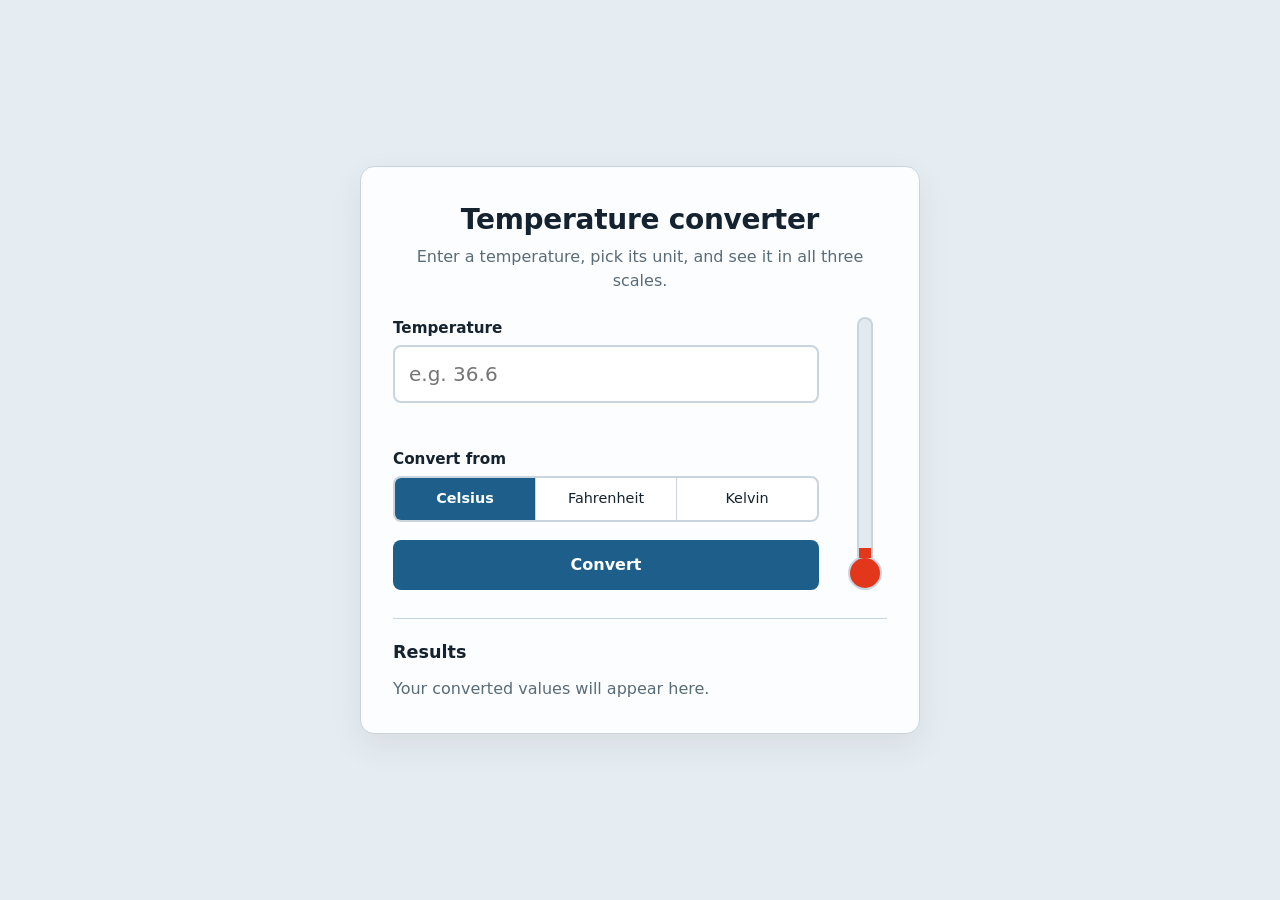
<file: index.html>
<!DOCTYPE html>
<html lang="en">
<head>
  <meta charset="UTF-8">
  <meta name="viewport" content="width=device-width, initial-scale=1">
  <title>Temperature Converter</title>
  <link rel="stylesheet" href="style.css">
</head>
<body>
  <main class="card">
    <h1>Temperature converter</h1>
    <p class="intro">Enter a temperature, pick its unit, and see it in all three scales.</p>

    <div class="layout">
      <form id="converter-form" novalidate>
        <div class="field">
          <label for="temp-input">Temperature</label>
          <input
            id="temp-input"
            name="temperature"
            type="text"
            inputmode="decimal"
            autocomplete="off"
            placeholder="e.g. 36.6"
            aria-describedby="input-error"
            aria-invalid="false">
          <p id="input-error" class="error" role="alert" aria-live="polite"></p>
        </div>

        <fieldset class="field units">
          <legend>Convert from</legend>
          <div class="segmented">
            <input type="radio" id="unit-c" name="unit" value="C" checked>
            <label for="unit-c">Celsius</label>

            <input type="radio" id="unit-f" name="unit" value="F">
            <label for="unit-f">Fahrenheit</label>

            <input type="radio" id="unit-k" name="unit" value="K">
            <label for="unit-k">Kelvin</label>
          </div>
        </fieldset>

        <button type="submit" id="convert-btn">Convert</button>
      </form>

      <div class="gauge" aria-hidden="true">
        <div class="tube"><div class="mercury" id="mercury"></div></div>
        <div class="bulb" id="bulb"></div>
      </div>
    </div>

    <section class="results" aria-live="polite" aria-labelledby="results-heading">
      <h2 id="results-heading">Results</h2>
      <p id="results-empty" class="empty">Your converted values will appear here.</p>
      <dl id="results-list" hidden>
        <div class="row" data-unit="C"><dt>Celsius</dt><dd><span class="value" id="out-c"></span><span class="symbol">°C</span></dd></div>
        <div class="row" data-unit="F"><dt>Fahrenheit</dt><dd><span class="value" id="out-f"></span><span class="symbol">°F</span></dd></div>
        <div class="row" data-unit="K"><dt>Kelvin</dt><dd><span class="value" id="out-k"></span><span class="symbol">K</span></dd></div>
      </dl>
    </section>
  </main>

  <script src="script.js"></script>
</body>
</html>
</file>
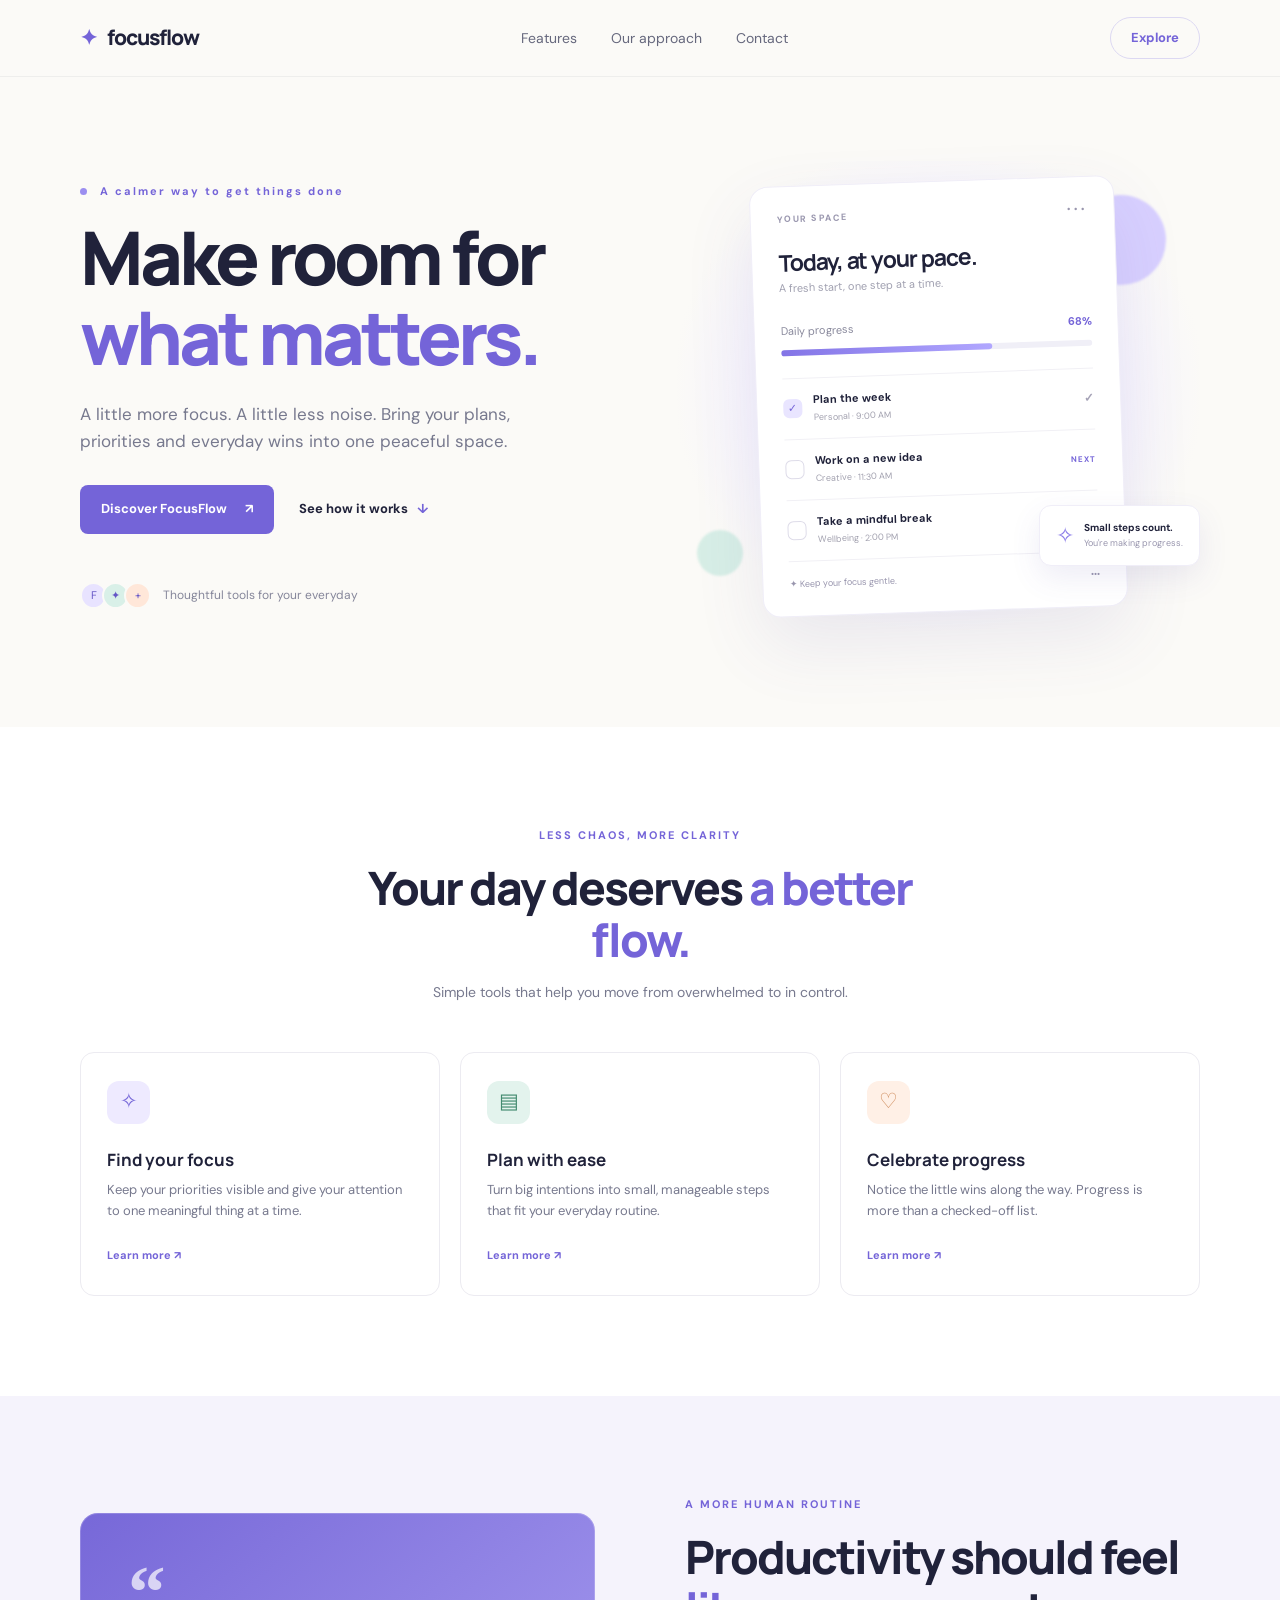
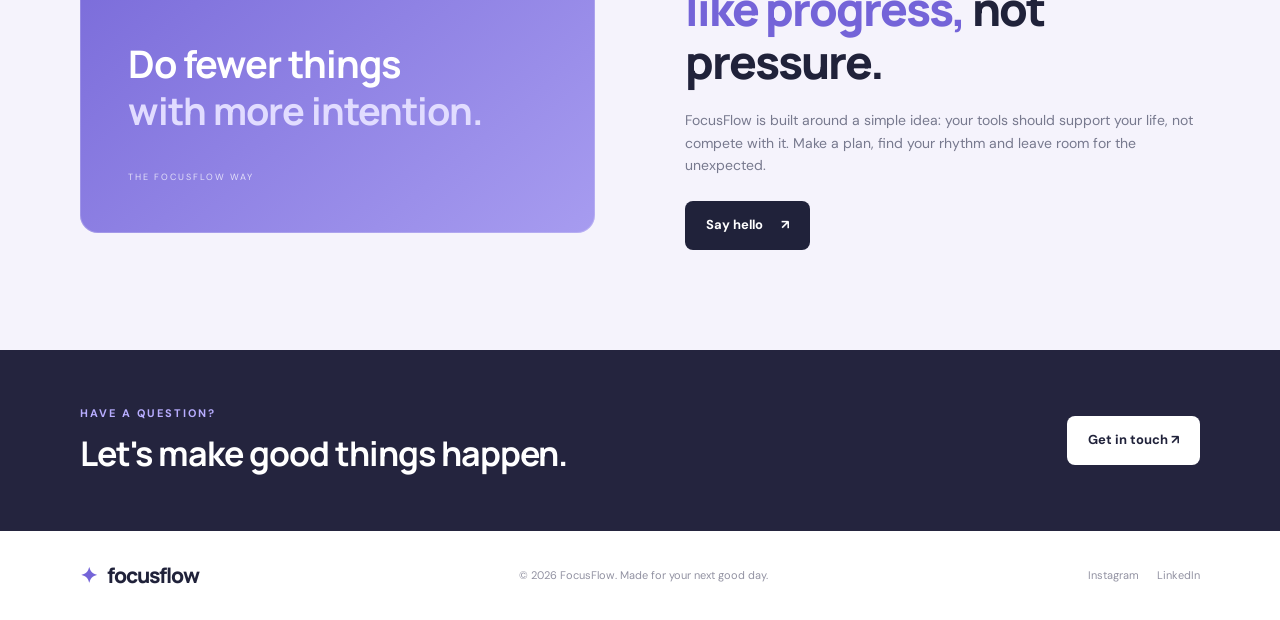
<file: WebDev-Level1-Task1-LandingPage/index.html>
<!DOCTYPE html>
<html lang="en">
<head>
  <meta charset="UTF-8">
  <meta name="viewport" content="width=device-width, initial-scale=1.0">
  <meta name="description" content="FocusFlow helps you plan your day with clarity.">
  <title>FocusFlow — Make room for what matters</title>
  <link rel="preconnect" href="https://fonts.googleapis.com">
  <link rel="preconnect" href="https://fonts.gstatic.com" crossorigin>
  <link href="https://fonts.googleapis.com/css2?family=DM+Sans:wght@400;500;600;700&family=Manrope:wght@500;600;700;800&display=swap" rel="stylesheet">
  <link rel="stylesheet" href="style.css">
</head>
<body>
  <header class="site-header">
    <nav class="nav container" aria-label="Main navigation">
      <a class="brand" href="#home"><span class="brand-mark">✦</span> focusflow</a>
      <div class="nav-links">
        <a href="#features">Features</a>
        <a href="#about">Our approach</a>
        <a href="#contact">Contact</a>
      </div>
      <a class="nav-cta" href="#features">Explore</a>
    </nav>
  </header>

  <main>
    <section class="hero container" id="home">
      <div class="hero-copy">
        <p class="eyebrow"><span class="eyebrow-dot"></span> A calmer way to get things done</p>
        <h1>Make room for <span>what matters.</span></h1>
        <p class="hero-text">A little more focus. A little less noise. Bring your plans, priorities and everyday wins into one peaceful space.</p>
        <div class="hero-actions">
          <a class="button button-primary" href="#features">Discover FocusFlow <span>↗</span></a>
          <a class="text-link" href="#about">See how it works <span>↓</span></a>
        </div>
        <div class="hero-note"><span class="avatar-stack"><i>F</i><i>✦</i><i>+</i></span><span>Thoughtful tools for your everyday</span></div>
      </div>
      <div class="hero-art" aria-label="Illustration of a daily planner interface">
        <div class="orb orb-one"></div><div class="orb orb-two"></div>
        <div class="planner-card">
          <div class="planner-top"><span>YOUR SPACE</span><span class="tiny-menu">•••</span></div>
          <h2>Today, at your pace.</h2>
          <p class="date">A fresh start, one step at a time.</p>
          <div class="progress-row"><span>Daily progress</span><strong>68%</strong></div>
          <div class="progress-track"><span></span></div>
          <div class="task done"><span class="check">✓</span><div><strong>Plan the week</strong><small>Personal · 9:00 AM</small></div><b>✓</b></div>
          <div class="task"><span class="check empty"></span><div><strong>Work on a new idea</strong><small>Creative · 11:30 AM</small></div><b class="task-tag">NEXT</b></div>
          <div class="task"><span class="check empty"></span><div><strong>Take a mindful break</strong><small>Wellbeing · 2:00 PM</small></div><b>↗</b></div>
          <div class="planner-footer"><span>✦ Keep your focus gentle.</span><span>•••</span></div>
        </div>
        <div class="floating-note"><span>✧</span><div><strong>Small steps count.</strong><small>You're making progress.</small></div></div>
      </div>
    </section>

    <section class="features section" id="features">
      <div class="container">
        <div class="section-heading">
          <p class="eyebrow">LESS CHAOS, MORE CLARITY</p>
          <h2>Your day deserves <span>a better flow.</span></h2>
          <p>Simple tools that help you move from overwhelmed to in control.</p>
        </div>
        <div class="feature-grid">
          <article class="feature-card"><div class="feature-icon lavender">✧</div><h3>Find your focus</h3><p>Keep your priorities visible and give your attention to one meaningful thing at a time.</p><a href="#about">Learn more ↗</a></article>
          <article class="feature-card"><div class="feature-icon mint">▤</div><h3>Plan with ease</h3><p>Turn big intentions into small, manageable steps that fit your everyday routine.</p><a href="#about">Learn more ↗</a></article>
          <article class="feature-card"><div class="feature-icon peach">♡</div><h3>Celebrate progress</h3><p>Notice the little wins along the way. Progress is more than a checked-off list.</p><a href="#about">Learn more ↗</a></article>
        </div>
      </div>
    </section>

    <section class="about-section section" id="about">
      <div class="container about-layout">
        <div class="about-visual"><div class="quote-mark">“</div><p>Do fewer things<br><em>with more intention.</em></p><span>THE FOCUSFLOW WAY</span></div>
        <div class="about-copy"><p class="eyebrow">A MORE HUMAN ROUTINE</p><h2>Productivity should feel <span>like progress,</span> not pressure.</h2><p>FocusFlow is built around a simple idea: your tools should support your life, not compete with it. Make a plan, find your rhythm and leave room for the unexpected.</p><a class="button button-dark" href="#contact">Say hello <span>↗</span></a></div>
      </div>
    </section>

    <section class="contact-strip" id="contact"><div class="container contact-inner"><div><p class="eyebrow">HAVE A QUESTION?</p><h2>Let's make good things happen.</h2></div><a class="button button-light" href="mailto:hello@example.com">Get in touch ↗</a></div></section>
  </main>

  <footer class="footer"><div class="container footer-inner"><a class="brand" href="#home"><span class="brand-mark">✦</span> focusflow</a><p>© 2026 FocusFlow. Made for your next good day.</p><div class="social-links"><a href="https://www.instagram.com/" target="_blank" rel="noreferrer">Instagram</a><a href="https://www.linkedin.com/" target="_blank" rel="noreferrer">LinkedIn</a></div></div></footer>
</body>
</html>
</file>
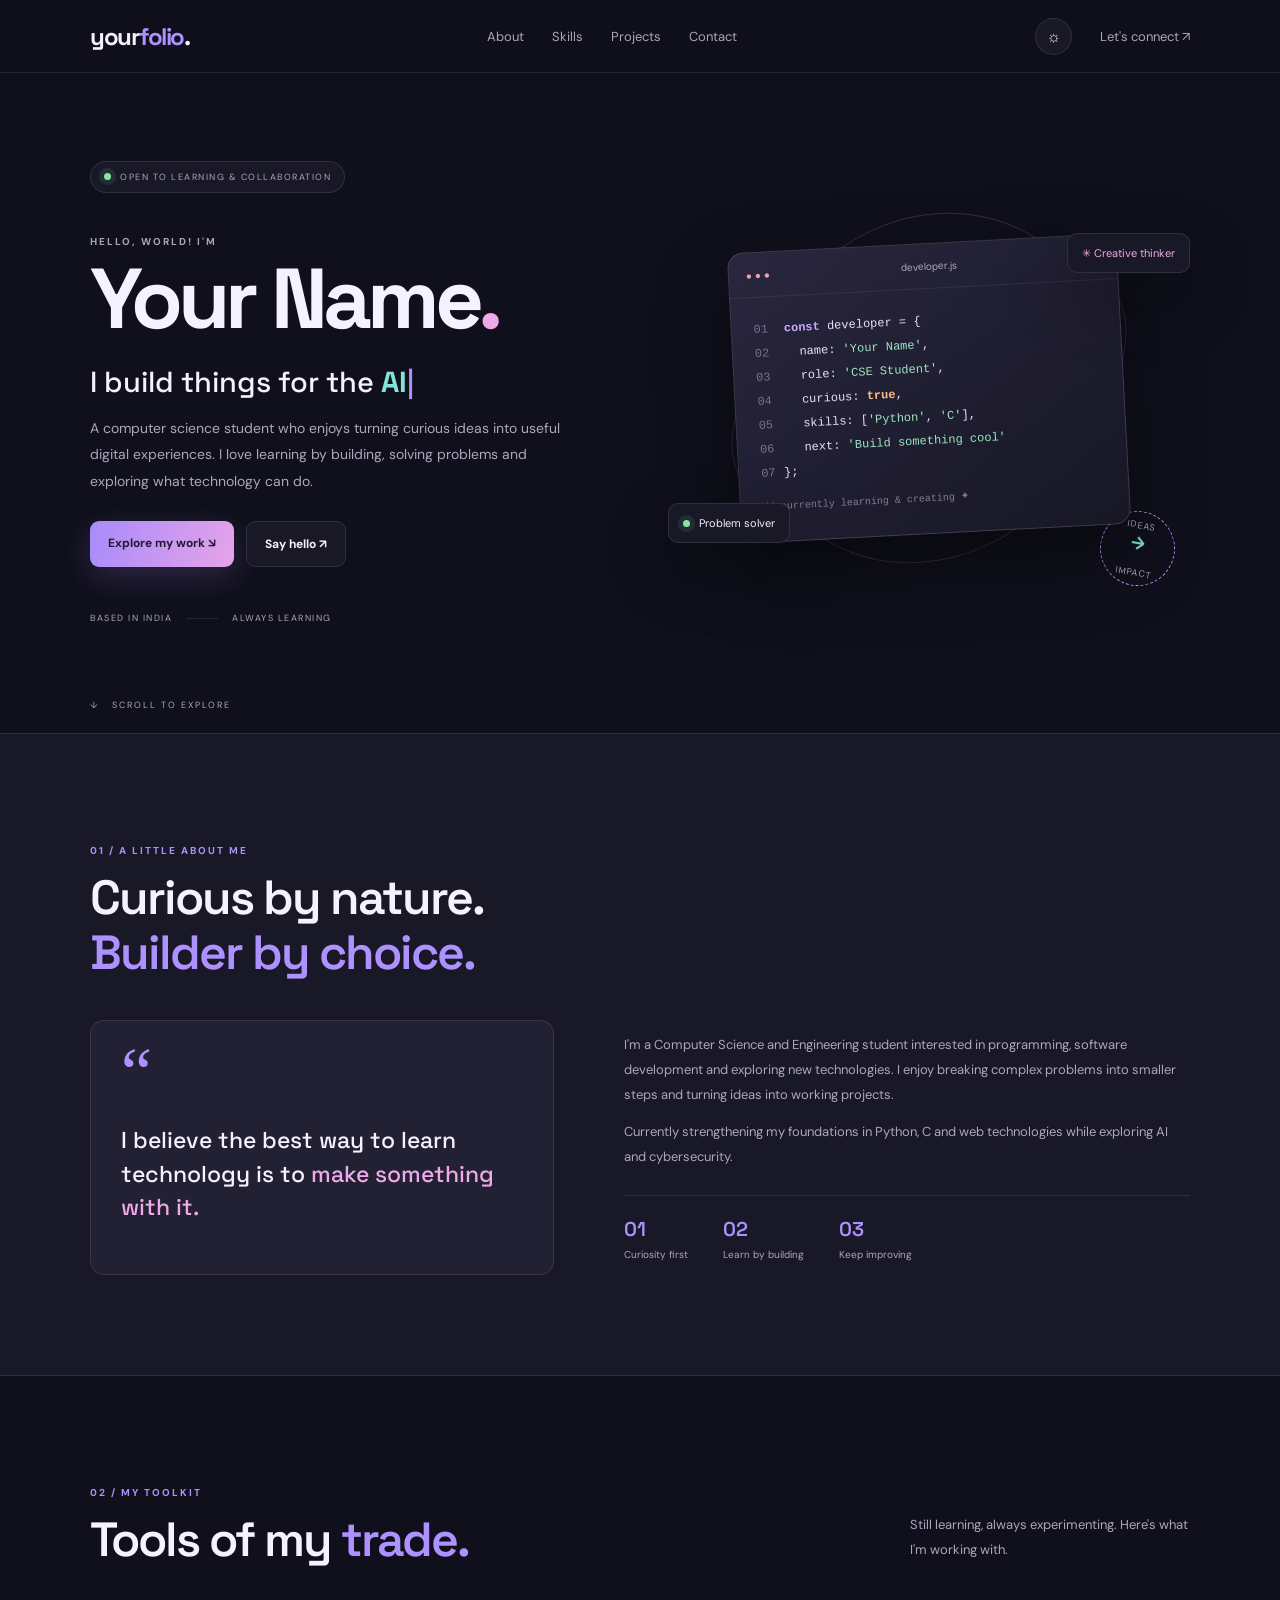
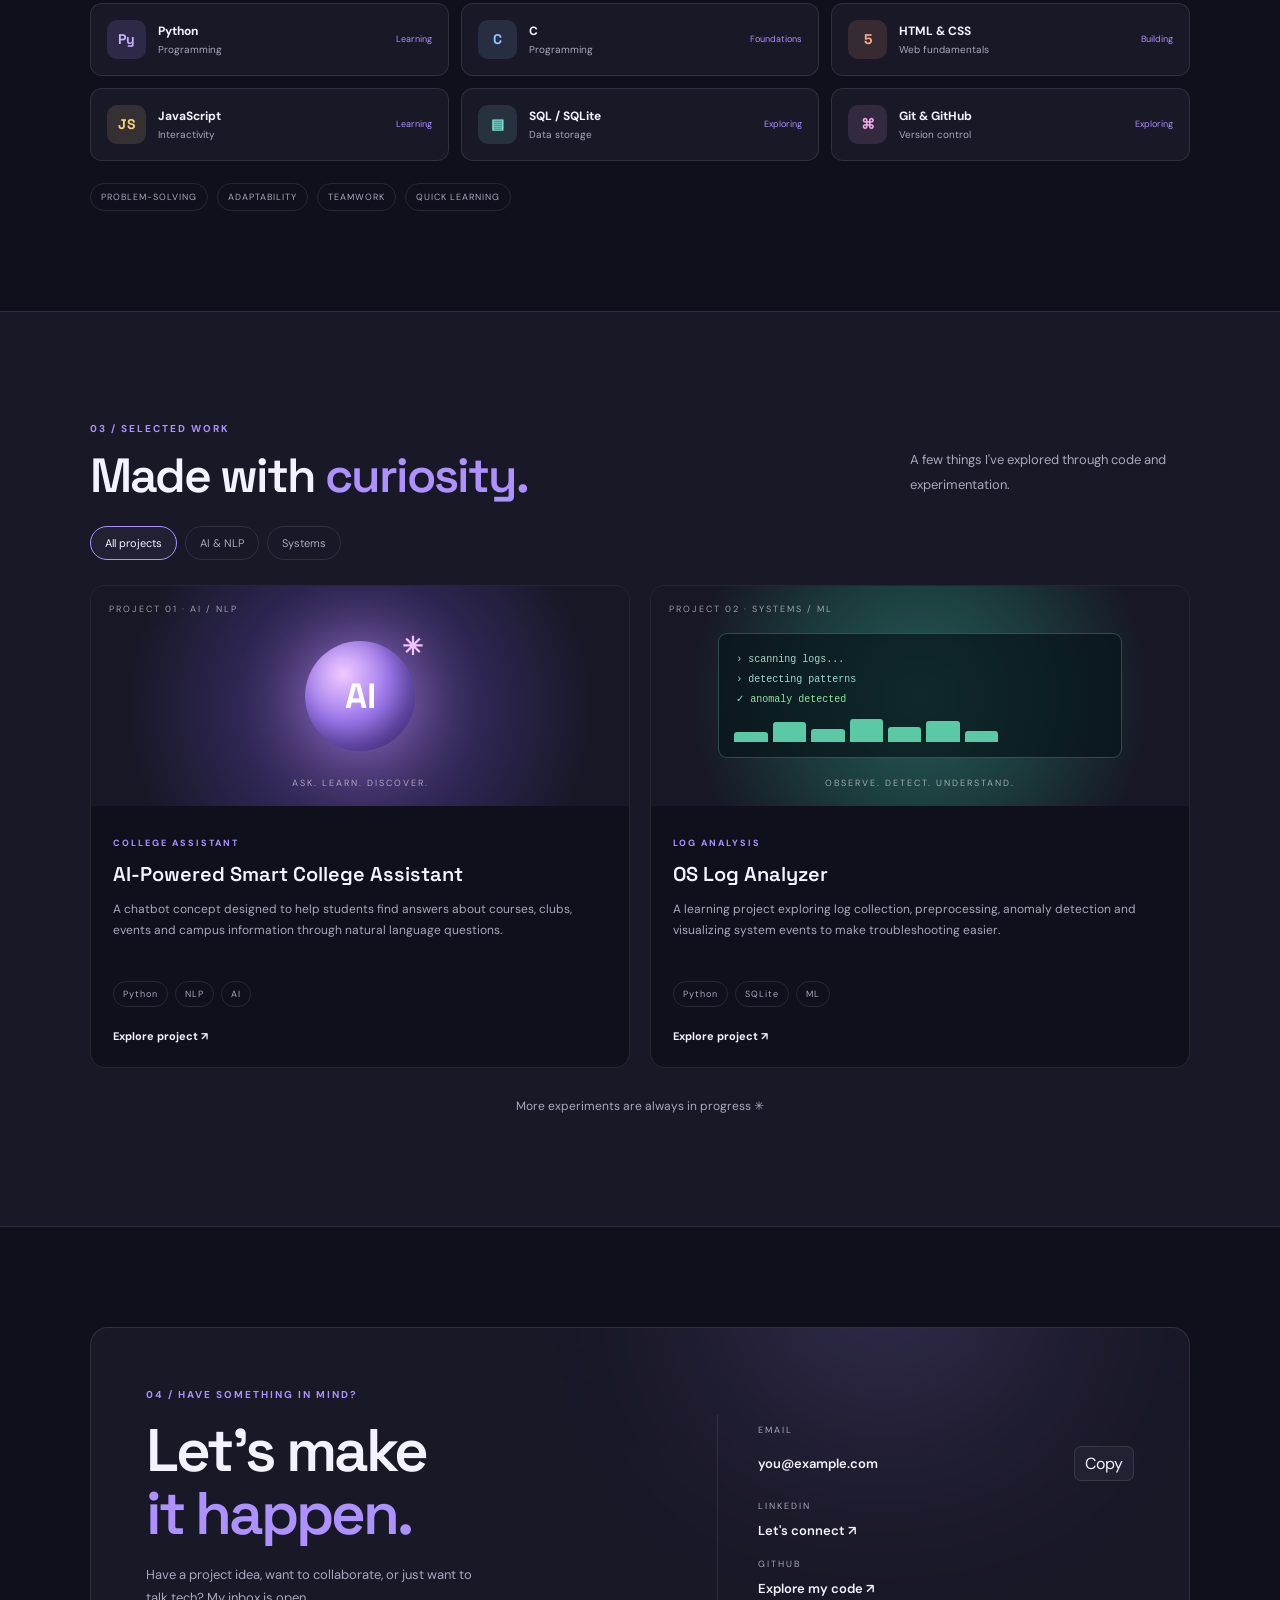
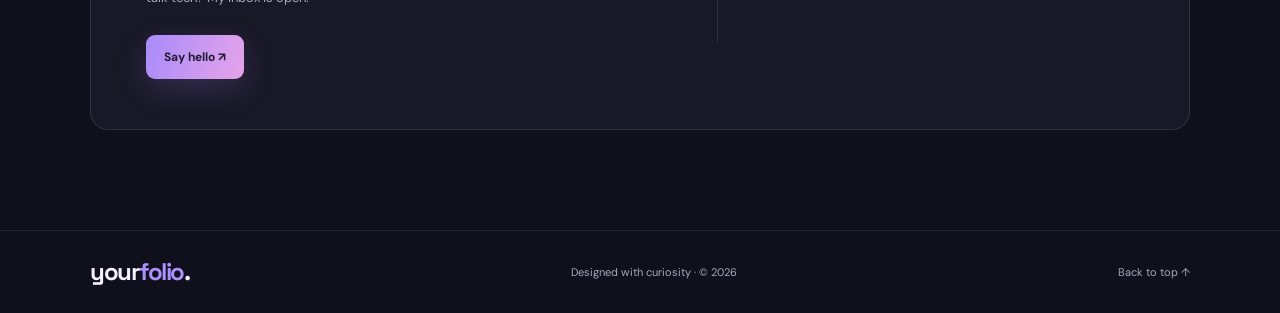
<file: WebDev-Level1-Task2-PersonalPortfolio/index.html>
<!doctype html>
<html lang="en">
<head>
<meta charset="utf-8"><meta name="viewport" content="width=device-width,initial-scale=1">
<meta name="description" content="Personal portfolio of a computer science student">
<title>Your Name | Portfolio</title>
<link rel="preconnect" href="https://fonts.googleapis.com"><link rel="preconnect" href="https://fonts.gstatic.com" crossorigin>
<link href="https://fonts.googleapis.com/css2?family=DM+Sans:wght@400;500;600;700&family=Space+Grotesk:wght@400;500;600;700&display=swap" rel="stylesheet">
<link rel="stylesheet" href="style.css"><script src="script.js" defer></script>
</head>
<body>
<div class="progress" id="progress"></div>
<header><nav class="nav wrap"><a class="logo" href="#home">your<span>folio</span>.</a>
<button class="menu" id="menu" aria-label="Toggle navigation">☰</button>
<div class="links" id="links"><a href="#about">About</a><a href="#skills">Skills</a><a href="#projects">Projects</a><a href="#contact">Contact</a></div>
<div class="nav-right"><button id="theme" class="theme" aria-label="Toggle theme">☼</button><a class="nav-cta" href="#contact">Let's connect ↗</a></div></nav></header>
<main>
<section class="hero wrap" id="home"><div class="hero-copy reveal">
<p class="pill"><i></i> OPEN TO LEARNING & COLLABORATION</p><p class="hello">HELLO, WORLD! I'M</p>
<h1>Your Name<span>.</span></h1><h2>I build things for the <b id="typed">web</b><em>|</em></h2>
<p class="intro">A computer science student who enjoys turning curious ideas into useful digital experiences. I love learning by building, solving problems and exploring what technology can do.</p>
<div class="actions"><a class="btn primary" href="#projects">Explore my work ↘</a><a class="btn secondary" href="#contact">Say hello ↗</a></div>
<div class="meta">BASED IN INDIA <i></i> ALWAYS LEARNING</div></div>
<div class="visual reveal"><div class="orbit one"></div><div class="orbit two"></div><div class="code"><div class="code-head"><span>● ● ●</span> developer.js <span>•••</span></div>
<pre><span>01</span> <b>const</b> developer = {
<span>02</span>   name: <i>'Your Name'</i>,
<span>03</span>   role: <i>'CSE Student'</i>,
<span>04</span>   curious: <strong>true</strong>,
<span>05</span>   skills: [<i>'Python'</i>, <i>'C'</i>],
<span>06</span>   next: <i>'Build something cool'</i>
<span>07</span>};</pre><small>// currently learning & creating ✦</small></div>
<div class="float f1">✳ Creative thinker</div><div class="float f2"><i></i> Problem solver</div><div class="stamp">IDEAS<br><b>→</b><br>IMPACT</div></div>
<a class="scroll" href="#about">↓ &nbsp; SCROLL TO EXPLORE</a></section>

<section class="section about" id="about"><div class="wrap"><p class="eyebrow reveal">01 / A LITTLE ABOUT ME</p><h2 class="section-title reveal">Curious by nature.<br><span>Builder by choice.</span></h2>
<div class="about-grid"><div class="quote reveal"><b>“</b><p>I believe the best way to learn technology is to <span>make something with it.</span></p></div>
<div class="about-text reveal"><p>I'm a Computer Science and Engineering student interested in programming, software development and exploring new technologies. I enjoy breaking complex problems into smaller steps and turning ideas into working projects.</p>
<p>Currently strengthening my foundations in Python, C and web technologies while exploring AI and cybersecurity.</p>
<div class="facts"><div><b>01</b><small>Curiosity first</small></div><div><b>02</b><small>Learn by building</small></div><div><b>03</b><small>Keep improving</small></div></div></div></div></div></section>

<section class="section" id="skills"><div class="wrap"><div class="heading-row reveal"><div><p class="eyebrow">02 / MY TOOLKIT</p><h2 class="section-title">Tools of my <span>trade.</span></h2></div><p>Still learning, always experimenting. Here's what I'm working with.</p></div>
<div class="skills reveal">
<div class="skill"><b class="sicon">Py</b><div><strong>Python</strong><small>Programming</small></div><label>Learning</label></div>
<div class="skill"><b class="sicon blue">C</b><div><strong>C</strong><small>Programming</small></div><label>Foundations</label></div>
<div class="skill"><b class="sicon orange">5</b><div><strong>HTML & CSS</strong><small>Web fundamentals</small></div><label>Building</label></div>
<div class="skill"><b class="sicon yellow">JS</b><div><strong>JavaScript</strong><small>Interactivity</small></div><label>Learning</label></div>
<div class="skill"><b class="sicon green">▤</b><div><strong>SQL / SQLite</strong><small>Data storage</small></div><label>Exploring</label></div>
<div class="skill"><b class="sicon pink">⌘</b><div><strong>Git & GitHub</strong><small>Version control</small></div><label>Exploring</label></div></div>
<div class="soft reveal"><span>PROBLEM-SOLVING</span><span>ADAPTABILITY</span><span>TEAMWORK</span><span>QUICK LEARNING</span></div></div></section>

<section class="section projects" id="projects"><div class="wrap"><div class="heading-row reveal"><div><p class="eyebrow">03 / SELECTED WORK</p><h2 class="section-title">Made with <span>curiosity.</span></h2></div><p>A few things I've explored through code and experimentation.</p></div>
<div class="filters reveal"><button class="active" data-filter="all">All projects</button><button data-filter="ai">AI & NLP</button><button data-filter="systems">Systems</button></div>
<div class="project-grid">
<article class="project reveal" data-kind="ai"><div class="art ai-art"><small>PROJECT 01 · AI / NLP</small><div class="orb">AI<sup>✳</sup></div><label>ASK. LEARN. DISCOVER.</label></div><div class="project-body"><p class="eyebrow">COLLEGE ASSISTANT</p><h3>AI-Powered Smart College Assistant</h3><p>A chatbot concept designed to help students find answers about courses, clubs, events and campus information through natural language questions.</p><div class="tags"><span>Python</span><span>NLP</span><span>AI</span></div><button class="details" data-project="college">Explore project ↗</button></div></article>
<article class="project reveal" data-kind="systems"><div class="art sys-art"><small>PROJECT 02 · SYSTEMS / ML</small><div class="terminal"><p>› scanning logs...</p><p>› detecting patterns</p><p class="success">✓ anomaly detected</p><div class="bars"><i></i><i></i><i></i><i></i><i></i><i></i><i></i></div></div><label>OBSERVE. DETECT. UNDERSTAND.</label></div><div class="project-body"><p class="eyebrow">LOG ANALYSIS</p><h3>OS Log Analyzer</h3><p>A learning project exploring log collection, preprocessing, anomaly detection and visualizing system events to make troubleshooting easier.</p><div class="tags"><span>Python</span><span>SQLite</span><span>ML</span></div><button class="details" data-project="logs">Explore project ↗</button></div></article>
</div><p class="project-note reveal">More experiments are always in progress ✳</p></div></section>

<section class="section" id="contact"><div class="wrap contact reveal"><div><p class="eyebrow">04 / HAVE SOMETHING IN MIND?</p><h2>Let's make<br><span>it happen.</span></h2><p>Have a project idea, want to collaborate, or just want to talk tech? My inbox is open.</p><a class="btn primary" href="mailto:you@example.com">Say hello ↗</a></div>
<div class="contact-links"><small>EMAIL</small><div class="email-row"><a id="email" href="mailto:you@example.com">you@example.com</a><button id="copy">Copy</button></div><small>LINKEDIN</small><a href="https://www.linkedin.com/" target="_blank" rel="noreferrer">Let's connect ↗</a><small>GITHUB</small><a href="https://github.com/" target="_blank" rel="noreferrer">Explore my code ↗</a><p id="feedback" aria-live="polite"></p></div></div></section>
</main>
<footer><div class="wrap foot"><a class="logo" href="#home">your<span>folio</span>.</a><p>Designed with curiosity · © <span id="year"></span></p><a href="#home">Back to top ↑</a></div></footer>
<div class="modal" id="modal" aria-hidden="true"><div class="shade" data-close></div><div class="modal-box" role="dialog" aria-modal="true" aria-labelledby="modalTitle"><button class="close" id="close" aria-label="Close">×</button><p class="eyebrow" id="modalType"></p><h2 id="modalTitle"></h2><p id="modalDesc"></p><div id="modalTags" class="tags"></div><small>Update this section with your real repository link when ready.</small></div></div>
<button class="top" id="top" aria-label="Back to top">↑</button>
</body></html>
</file>
<file: style.css>
:root {
  --bg: #e6edf2;
  --surface: #fbfdfe;
  --ink: #14232f;
  --muted: #5a6b78;
  --line: #c9d5de;
  --accent: #1d5f8a;
  --error: #b3261e;
  --error-bg: #fdecea;
  --mercury: hsl(8, 78%, 50%);
}

* { box-sizing: border-box; }

body {
  margin: 0;
  min-height: 100vh;
  display: grid;
  place-items: center;
  padding: 24px 16px;
  background: var(--bg);
  color: var(--ink);
  font-family: "Avenir Next", "Segoe UI", system-ui, -apple-system, sans-serif;
  line-height: 1.5;
}

.card {
  width: 100%;
  max-width: 560px;
  background: var(--surface);
  border: 1px solid var(--line);
  border-radius: 14px;
  padding: 32px;
  box-shadow: 0 12px 32px rgba(20, 35, 47, 0.08);
}

h1 { margin: 0 0 4px; font-size: 1.75rem; letter-spacing: -0.01em; text-align: center; }
.intro { margin: 0 0 24px; color: var(--muted); text-align: center; }

.layout { display: flex; gap: 24px; align-items: stretch; }
form { flex: 1; min-width: 0; }

.field { margin: 0 0 18px; padding: 0; border: 0; }
label, legend { display: block; margin-bottom: 6px; font-weight: 600; font-size: 0.95rem; padding: 0; }

input[type="text"] {
  width: 100%;
  padding: 12px 14px;
  font: inherit;
  font-size: 1.25rem;
  color: var(--ink);
  background: #fff;
  border: 2px solid var(--line);
  border-radius: 8px;
}
input[type="text"]:focus { outline: 3px solid rgba(29, 95, 138, 0.3); border-color: var(--accent); }
input[type="text"][aria-invalid="true"] { border-color: var(--error); background: var(--error-bg); }

.error { min-height: 1.4em; margin: 6px 0 0; color: var(--error); font-size: 0.9rem; }

/* Radio buttons shown as a segmented control */
.segmented { display: flex; border: 2px solid var(--line); border-radius: 8px; overflow: hidden; background: #fff; }
.segmented input { position: absolute; opacity: 0; pointer-events: none; }
.segmented label {
  flex: 1; margin: 0; padding: 10px 6px; text-align: center; cursor: pointer;
  font-weight: 500; font-size: 0.9rem; border-left: 1px solid var(--line);
}
.segmented input:first-child + label { border-left: 0; }
.segmented input:checked + label { background: var(--accent); color: #fff; font-weight: 600; }
.segmented input:focus-visible + label { outline: 3px solid rgba(29, 95, 138, 0.45); outline-offset: -3px; }

button {
  width: 100%;
  padding: 13px;
  font: inherit;
  font-weight: 600;
  color: #fff;
  background: var(--accent);
  border: 0;
  border-radius: 8px;
  cursor: pointer;
}
button:hover { background: #174d71; }
button:focus-visible { outline: 3px solid rgba(29, 95, 138, 0.45); outline-offset: 2px; }

/* Thermometer gauge: the one memorable element */
.gauge { display: flex; flex-direction: column; align-items: center; width: 44px; flex: none; }
.tube {
  position: relative; flex: 1; width: 16px; min-height: 150px;
  background: #e3eaef; border: 2px solid var(--line); border-bottom: 0;
  border-radius: 8px 8px 0 0; overflow: hidden;
}
.mercury {
  position: absolute; left: 0; right: 0; bottom: 0; height: 4%;
  background: var(--mercury);
  transition: height 0.5s ease, background-color 0.5s ease;
}
.bulb {
  width: 34px; height: 34px; margin-top: -2px; border-radius: 50%;
  background: var(--mercury); border: 2px solid var(--line);
  transition: background-color 0.5s ease;
}

.results { margin-top: 28px; padding-top: 20px; border-top: 1px solid var(--line); }
h2 { margin: 0 0 12px; font-size: 1.1rem; }
.empty { margin: 0; color: var(--muted); }
dl { margin: 0; }
.row {
  display: flex; justify-content: space-between; align-items: baseline;
  padding: 12px 14px; margin-bottom: 8px; border-radius: 8px; background: #f0f5f8;
}
.row.is-input { box-shadow: inset 4px 0 0 var(--accent); }
dt { font-weight: 600; }
dd { margin: 0; font-variant-numeric: tabular-nums; }
.value { font-size: 1.5rem; font-weight: 700; }
.symbol { margin-left: 4px; color: var(--muted); font-weight: 600; }

.results.has-error .row { display: none; }
.notice {
  margin: 0; padding: 12px 14px; border-radius: 8px;
  background: var(--error-bg); color: var(--error); font-weight: 500;
}

@media (max-width: 480px) {
  .card { padding: 22px 18px; }
  .layout { gap: 16px; }
  .segmented label { font-size: 0.8rem; }
}

@media (prefers-reduced-motion: reduce) {
  .mercury, .bulb { transition: none; }
}
</file>
<file: WebDev-Level1-Task1-LandingPage/style.css>
:root{--ink:#20223a;--muted:#77798e;--purple:#7464d8;--lavender:#eeeaff;--cream:#fbfaf7;--line:#ecebf1;--white:#fff}
*{box-sizing:border-box}html{scroll-behavior:smooth;scroll-padding-top:90px}body{margin:0;background:var(--cream);color:var(--ink);font-family:"DM Sans",sans-serif;line-height:1.6}a{color:inherit;text-decoration:none}.container{width:min(1120px,calc(100% - 48px));margin:auto}.site-header{position:sticky;top:0;z-index:10;background:rgba(251,250,247,.92);backdrop-filter:blur(14px);border-bottom:1px solid rgba(32,34,58,.06)}.nav{height:76px;display:flex;align-items:center;justify-content:space-between}.brand{font-family:Manrope,sans-serif;font-weight:800;font-size:21px;letter-spacing:-1px}.brand-mark{color:var(--purple);margin-right:7px}.nav-links{display:flex;gap:34px;color:#66687d;font-size:14px}.nav-links a:hover,.social-links a:hover{color:var(--purple)}.nav-cta{border:1px solid #dcd8f2;padding:10px 20px;border-radius:30px;color:var(--purple);font-size:13px;font-weight:700}.hero{min-height:650px;display:grid;grid-template-columns:1.03fr .97fr;align-items:center;gap:42px;padding-top:64px;padding-bottom:76px}.eyebrow{font-size:11px;font-weight:700;letter-spacing:2px;color:var(--purple);margin:0 0 17px}.eyebrow-dot{display:inline-block;width:7px;height:7px;background:#9b8ef0;border-radius:50%;margin-right:8px}.hero h1{font:800 clamp(46px,6vw,74px)/1.08 Manrope,sans-serif;letter-spacing:-4px;margin:0;max-width:590px}.hero h1 span,.section-heading h2 span,.about-copy h2 span{color:var(--purple)}.hero-text{max-width:480px;color:var(--muted);font-size:17px;margin:24px 0 30px}.hero-actions{display:flex;align-items:center;gap:25px;flex-wrap:wrap}.button{display:inline-flex;align-items:center;gap:18px;padding:14px 21px;border-radius:8px;font-size:13px;font-weight:700;transition:transform .2s,box-shadow .2s}.button:hover{transform:translateY(-2px);box-shadow:0 9px 22px #28204420}.button-primary{background:var(--purple);color:white}.text-link{font-size:13px;font-weight:700}.text-link span{color:var(--purple);margin-left:6px}.hero-note{display:flex;align-items:center;gap:12px;color:#85869a;font-size:12px;margin-top:48px}.avatar-stack{display:flex;padding-left:5px}.avatar-stack i{font-style:normal;width:27px;height:27px;border-radius:50%;display:grid;place-items:center;background:#e8e3ff;border:2px solid var(--cream);margin-left:-5px;color:#6556c6;font-size:11px}.avatar-stack i:nth-child(2){background:#d9f0e8}.avatar-stack i:nth-child(3){background:#ffe7d9}.hero-art{min-height:470px;display:grid;place-items:center;position:relative;background:radial-gradient(ellipse at 50% 48%,#eeeaff 0%,#f4f1ff 40%,transparent 72%)}.orb{position:absolute;border-radius:50%;filter:blur(1px)}.orb-one{width:90px;height:90px;background:#d8d0ff;top:34px;right:34px}.orb-two{width:46px;height:46px;background:#d7eee6;bottom:55px;left:20px}.planner-card{position:relative;width:min(365px,85%);padding:25px 26px;background:white;border:1px solid #f0eef8;border-radius:18px;box-shadow:0 28px 70px #5c51a51c;transform:rotate(-2deg)}.planner-top,.progress-row,.planner-footer{display:flex;justify-content:space-between;align-items:center}.planner-top{font-size:9px;font-weight:700;letter-spacing:1.5px;color:#9996ae}.tiny-menu{letter-spacing:3px}.planner-card h2{font:700 23px Manrope;margin:20px 0 2px;letter-spacing:-1px}.date{font-size:11px;color:#a0a0b0;margin:0 0 25px}.progress-row{font-size:11px;color:#89899c}.progress-row strong{color:var(--purple)}.progress-track{height:6px;background:#f0eff7;border-radius:9px;margin:9px 0 22px}.progress-track span{display:block;width:68%;height:100%;border-radius:9px;background:linear-gradient(90deg,#8374e6,#b1a7ff)}.task{display:flex;align-items:center;gap:11px;padding:13px 0;border-top:1px solid #f1f0f5}.task>div{flex:1}.task strong{display:block;font-size:11px}.task small{display:block;font-size:9px;color:#a2a1af;margin-top:2px}.task>b{font-size:12px;color:#a5a2b6}.check{width:19px;height:19px;border-radius:6px;background:#e9e5ff;color:#7464d8;display:grid;place-items:center;font-size:11px}.check.empty{background:#fff;border:1px solid #dedce9}.task-tag{font-size:8px!important;letter-spacing:1px;color:#7464d8!important}.planner-footer{border-top:1px solid #f1f0f5;padding-top:15px;color:#9996ae;font-size:9px}.floating-note{position:absolute;right:0;bottom:65px;background:white;border:1px solid #f0eef8;border-radius:12px;padding:12px 16px;display:flex;gap:10px;align-items:center;box-shadow:0 12px 30px #5c51a51a}.floating-note>span{font-size:22px;color:#8a7ce8}.floating-note strong,.floating-note small{display:block}.floating-note strong{font-size:10px}.floating-note small{font-size:9px;color:#9996ae}.section{padding:100px 0}.features{background:#fff}.section-heading{text-align:center;max-width:600px;margin:0 auto 48px}.section-heading h2,.about-copy h2{font:800 clamp(32px,4vw,46px)/1.15 Manrope;letter-spacing:-2px;margin:0 0 14px}.section-heading>p:last-child{color:var(--muted);font-size:14px}.feature-grid{display:grid;grid-template-columns:repeat(3,1fr);gap:20px}.feature-card{border:1px solid var(--line);border-radius:14px;padding:28px 26px;transition:transform .2s,box-shadow .2s}.feature-card:hover{transform:translateY(-5px);box-shadow:0 18px 35px #2920440d}.feature-icon{width:43px;height:43px;border-radius:12px;display:grid;place-items:center;font-size:21px;margin-bottom:24px}.lavender{background:#eeeaff;color:#7566d8}.mint{background:#e3f3ed;color:#438b70}.peach{background:#fff0e6;color:#ce8b5b}.feature-card h3{font:700 17px Manrope;margin:0 0 9px}.feature-card p{font-size:13px;color:var(--muted);margin:0 0 20px}.feature-card a{font-size:11px;font-weight:700;color:var(--purple)}.about-section{background:#f5f3fc}.about-layout{display:grid;grid-template-columns:1fr 1fr;gap:90px;align-items:center}.about-visual{min-height:320px;border-radius:18px;background:linear-gradient(140deg,#7768d8,#a79cf0);color:white;padding:48px;display:flex;flex-direction:column;justify-content:center;box-shadow:inset 0 0 0 1px #ffffff30}.quote-mark{font:700 75px Georgia;line-height:.8;opacity:.7}.about-visual p{font:700 clamp(27px,3vw,38px)/1.25 Manrope;letter-spacing:-1px;margin:18px 0 35px}.about-visual em{font-style:normal;color:#e1dcff}.about-visual>span{font-size:9px;letter-spacing:2px;opacity:.75}.about-copy>p:not(.eyebrow){color:var(--muted);font-size:14px;margin:20px 0 25px}.button-dark{background:var(--ink);color:white}.contact-strip{background:#24243e;color:white;padding:55px 0}.contact-inner{display:flex;align-items:center;justify-content:space-between;gap:20px}.contact-inner .eyebrow{color:#b8adff;margin-bottom:7px}.contact-inner h2{font:700 clamp(25px,3vw,34px) Manrope;margin:0;letter-spacing:-1px}.button-light{background:white;color:var(--ink)}.footer{padding:25px 0;background:#fff}.footer-inner{display:flex;align-items:center;justify-content:space-between;gap:18px}.footer p,.social-links{font-size:11px;color:#9292a2}.social-links{display:flex;gap:18px}
@media(max-width:800px){.hero{grid-template-columns:1fr;padding-top:70px;gap:20px}.hero-copy{max-width:650px}.hero-art{min-height:440px}.about-layout{gap:35px}.feature-grid{gap:13px}.feature-card{padding:23px 18px}}
@media(max-width:600px){.container{width:min(100% - 34px,1120px)}.nav{height:68px}.nav-links{gap:13px;font-size:11px}.nav-cta{display:none}.brand{font-size:18px}.hero{padding-top:55px;padding-bottom:50px;min-height:auto}.hero h1{font-size:49px;letter-spacing:-2.8px}.hero-text{font-size:15px}.hero-art{min-height:390px}.planner-card{padding:21px;width:min(340px,88%)}.floating-note{right:-2px;bottom:35px}.section{padding:70px 0}.section-heading{margin-bottom:32px}.feature-grid{grid-template-columns:1fr}.feature-card{padding:24px}.about-layout{grid-template-columns:1fr;gap:35px}.about-visual{min-height:270px;padding:35px}.contact-inner{align-items:flex-start;flex-direction:column}.footer-inner{flex-wrap:wrap}.footer p{order:3;width:100%;margin:0}.social-links{gap:12px}}
@media(max-width:370px){.nav-links{gap:9px;font-size:10px}.hero h1{font-size:43px}.hero-actions{gap:15px}.button{padding:12px 15px}}
</file>
<file: WebDev-Level1-Task2-PersonalPortfolio/style.css>
@import url('https://fonts.googleapis.com/css2?family=DM+Sans:wght@400;500;600;700&family=Space+Grotesk:wght@400;500;600;700&display=swap');
:root{--bg:#10101c;--surface:#191827;--surface2:#222033;--text:#f5f2ff;--muted:#aaa7bd;--line:#ffffff19;--purple:#ad91ff;--pink:#f0a9e8;--cyan:#80e5d8;--shadow:0 25px 65px #0005}*{box-sizing:border-box}html{scroll-behavior:smooth;scroll-padding-top:85px}body{margin:0;background:var(--bg);color:var(--text);font-family:'DM Sans',sans-serif;transition:.3s}body.light{--bg:#f7f5fc;--surface:#fff;--surface2:#efedf7;--text:#211d32;--muted:#6e6980;--line:#251c401c;--shadow:0 25px 65px #34245b18}a{color:inherit;text-decoration:none}button{font:inherit;cursor:pointer}.wrap{width:min(1100px,calc(100% - 42px));margin:auto}.progress{position:fixed;top:0;left:0;height:3px;width:0;background:linear-gradient(90deg,var(--purple),var(--pink),var(--cyan));z-index:99}header{position:sticky;top:0;z-index:20;background:color-mix(in srgb,var(--bg) 86%,transparent);backdrop-filter:blur(16px);border-bottom:1px solid var(--line)}.nav{height:72px;display:flex;align-items:center;justify-content:space-between}.logo{font:700 24px 'Space Grotesk';letter-spacing:-1.5px}.logo span,.section-title span,.contact h2 span{color:var(--purple)}.links,.nav-right{display:flex;align-items:center;gap:28px}.links a,.nav-cta{font-size:13px;color:var(--muted)}.links a:hover,.nav-cta:hover{color:var(--purple)}.theme,.menu{width:37px;height:37px;border:1px solid var(--line);border-radius:50%;background:var(--surface);color:var(--text)}.menu{display:none}.hero{min-height:660px;display:grid;grid-template-columns:1.05fr .95fr;align-items:center;position:relative;padding-top:55px;padding-bottom:85px}.pill{display:inline-flex;align-items:center;gap:9px;border:1px solid var(--line);border-radius:30px;padding:9px 13px;background:var(--surface);font-size:9px;letter-spacing:1.5px;color:var(--muted)}.pill i,.f2 i{width:7px;height:7px;background:#83e7a7;border-radius:50%;box-shadow:0 0 0 5px #83e7a71a}.hello,.eyebrow{font-size:10px;letter-spacing:2px;color:var(--purple);font-weight:700}.hello{margin:33px 0 8px;color:var(--muted)}h1{font:700 clamp(55px,7vw,85px)/1 'Space Grotesk';letter-spacing:-5px;margin:0}h1 span{color:var(--pink)}.hero h2{font:500 clamp(21px,2.6vw,29px) 'Space Grotesk';margin:22px 0 15px}.hero h2 b{color:var(--cyan)}.hero h2 em{font-style:normal;color:var(--purple);animation:blink .8s infinite}@keyframes blink{50%{opacity:0}}.intro{max-width:490px;color:var(--muted);font-size:14px;line-height:1.9}.actions{display:flex;gap:12px;margin-top:27px}.btn{display:inline-block;padding:14px 18px;border-radius:9px;font-size:12px;font-weight:700;transition:.2s}.btn:hover{transform:translateY(-3px)}.primary{background:linear-gradient(110deg,#a78bfa,#e7a3e9);color:#211a32;box-shadow:0 10px 30px #a78bfa30}.secondary{border:1px solid var(--line);background:var(--surface)}.meta{display:flex;align-items:center;gap:14px;margin-top:45px;color:var(--muted);font-size:9px;letter-spacing:1.5px}.meta i{height:1px;width:32px;background:var(--line)}.visual{height:420px;display:grid;place-items:center;position:relative}.orbit{position:absolute;border:1px solid #ad91ff2b;border-radius:50%}.one{width:420px;height:250px;transform:rotate(-25deg)}.two{width:330px;height:370px;transform:rotate(45deg);border-color:#f0a9e82b}.code{position:relative;z-index:2;width:min(390px,90%);padding:0 22px 24px;border:1px solid #ffffff20;border-radius:16px;background:linear-gradient(145deg,#29263e,#171725);box-shadow:0 30px 75px #0007;transform:rotate(-3deg);font:12px/2 ui-monospace,monospace}.code-head{height:45px;margin:0 -22px 20px;padding:0 17px;border-bottom:1px solid #ffffff12;display:flex;justify-content:space-between;align-items:center;color:#aaa6bd;font:10px 'DM Sans'}.code-head span:first-child{color:#eea3a8}.code pre{margin:0;color:#e7e0fa}.code pre span{color:#77718e;display:inline-block;width:23px}.code pre b{color:#c8aaff}.code pre i{color:#9de6c1;font-style:normal}.code pre strong{color:#ffbc87}.code>small{display:block;color:#817c99;margin-top:12px}.float{position:absolute;z-index:3;padding:12px 14px;border:1px solid var(--line);border-radius:10px;background:var(--surface);box-shadow:var(--shadow);font-size:11px}.f1{top:55px;right:0;color:var(--pink)}.f2{bottom:55px;left:0;display:flex;align-items:center;gap:9px}.stamp{position:absolute;right:15px;bottom:12px;width:75px;height:75px;border:1px dashed var(--purple);border-radius:50%;display:grid;place-content:center;text-align:center;font-size:9px;letter-spacing:1px;color:var(--muted);transform:rotate(10deg)}.stamp b{font-size:18px;color:var(--cyan)}.scroll{position:absolute;bottom:22px;left:0;color:var(--muted);font-size:9px;letter-spacing:2px}.section{padding:100px 0}.about{background:var(--surface);border-block:1px solid var(--line)}.section-title{font:600 clamp(34px,4vw,48px)/1.15 'Space Grotesk';letter-spacing:-2px;margin:13px 0 40px}.about-grid{display:grid;grid-template-columns:.9fr 1.1fr;gap:70px}.quote{padding:27px 30px;background:var(--surface2);border:1px solid var(--line);border-radius:14px}.quote>b{font:70px Georgia;color:var(--purple);line-height:.7}.quote p{font:500 23px/1.45 'Space Grotesk'}.quote span{color:var(--pink)}.about-text p,.heading-row>p{font-size:13px;line-height:1.9;color:var(--muted)}.facts{display:flex;gap:35px;margin-top:25px;padding-top:20px;border-top:1px solid var(--line)}.facts div{display:grid;gap:6px}.facts b{font:600 20px 'Space Grotesk';color:var(--purple)}.facts small{font-size:10px;color:var(--muted)}.heading-row{display:flex;align-items:end;justify-content:space-between;gap:25px}.heading-row .section-title{margin-bottom:35px}.heading-row>p{max-width:280px;margin:0 0 40px}.skills{display:grid;grid-template-columns:repeat(3,1fr);gap:12px}.skill{display:flex;align-items:center;gap:12px;padding:16px;border:1px solid var(--line);border-radius:12px;background:var(--surface);transition:.2s}.skill:hover{transform:translateY(-4px);border-color:var(--purple)}.sicon{width:39px;height:39px;display:grid;place-items:center;border-radius:10px;background:#ad91ff24;color:#c7b3ff;font:700 14px 'Space Grotesk'}.sicon.blue{color:#91c8ff;background:#91c8ff20}.sicon.orange{color:#ffad86;background:#ffad8620}.sicon.yellow{color:#f5d778;background:#f5d77820}.sicon.green{color:#80e5d8;background:#80e5d820}.sicon.pink{color:#f0a9e8;background:#f0a9e820}.skill div{display:grid;gap:4px}.skill strong{font-size:12px}.skill small{font-size:10px;color:var(--muted)}.skill label{margin-left:auto;color:var(--purple);font-size:9px}.soft{display:flex;flex-wrap:wrap;gap:9px;margin-top:22px}.soft span,.tags span{padding:7px 10px;border:1px solid var(--line);border-radius:30px;color:var(--muted);font-size:9px;letter-spacing:1px}.projects{background:var(--surface);border-block:1px solid var(--line)}.filters{display:flex;gap:8px;margin:-12px 0 25px}.filters button{padding:9px 14px;border:1px solid var(--line);border-radius:30px;background:transparent;color:var(--muted);font-size:11px}.filters button.active,.filters button:hover{border-color:var(--purple);background:var(--surface2);color:var(--text)}.project-grid{display:grid;grid-template-columns:1fr 1fr;gap:20px}.project{border:1px solid var(--line);border-radius:15px;overflow:hidden;background:var(--bg);transition:.25s}.project:hover{transform:translateY(-5px);border-color:#ad91ff80}.project.hide{display:none}.art{height:220px;position:relative;display:grid;place-items:center;overflow:hidden}.art>small{position:absolute;top:17px;left:18px;color:#ffffff90;font-size:9px;letter-spacing:2px}.art>label{position:absolute;bottom:17px;color:#ffffff90;font-size:9px;letter-spacing:2px}.ai-art{background:radial-gradient(circle at 50% 55%,#60448e,#2c254f 45%,#171725 80%)}.orb{width:110px;height:110px;border-radius:50%;display:grid;place-items:center;background:radial-gradient(circle at 35% 30%,#f0c9ff,#9c78eb 45%,#4c3887);box-shadow:0 0 60px #c29aff80,inset -10px -12px 25px #28145c70;font:700 35px 'Space Grotesk';color:white}.orb sup{position:absolute;margin:-100px 0 0 105px;color:#f2c2ff;font-size:25px}.sys-art{background:radial-gradient(circle at 50%,#245c58,#1b383a 45%,#171725 80%)}.terminal{width:75%;padding:15px;border:1px solid #80e5d844;border-radius:9px;background:#081619b8;color:#a5d8ca;font:10px/1.8 ui-monospace,monospace}.terminal p{margin:2px}.terminal p:first-letter{color:#80e5d8}.terminal .success{color:#91e4a8}.bars{height:25px;display:flex;align-items:end;gap:5px;margin-top:8px}.bars i{width:9%;height:40%;background:#5bc9a6;border-radius:3px 3px 0 0}.bars i:nth-child(2){height:80%}.bars i:nth-child(3){height:55%}.bars i:nth-child(4){height:95%}.bars i:nth-child(5){height:60%}.bars i:nth-child(6){height:85%}.bars i:nth-child(7){height:45%}.project-body{padding:22px}.project-body .eyebrow{font-size:9px}.project-body h3{font:600 20px 'Space Grotesk';margin:12px 0}.project-body>p:not(.eyebrow){min-height:65px;color:var(--muted);font-size:12px;line-height:1.8}.tags{display:flex;flex-wrap:wrap;gap:7px;margin:17px 0}.tags span{padding:6px 9px}.details{border:0;background:none;padding:0;color:var(--text);font-weight:700;font-size:11px}.details:hover{color:var(--purple)}.project-note{text-align:center;color:var(--muted);font-size:12px;margin-top:30px}.contact{display:grid;grid-template-columns:1fr .8fr;gap:50px;padding:50px 55px;border:1px solid var(--line);border-radius:18px;background:var(--surface);position:relative;overflow:hidden}.contact:before{content:'';position:absolute;width:280px;height:280px;right:15%;top:-190px;background:#a78bfa;filter:blur(100px);opacity:.2}.contact>div{position:relative}.contact h2{font:600 clamp(42px,5vw,60px)/1.05 'Space Grotesk';letter-spacing:-3px;margin:18px 0}.contact>div:first-child>p:not(.eyebrow){max-width:350px;color:var(--muted);font-size:13px;line-height:1.8;margin-bottom:25px}.contact-links{align-self:center;border-left:1px solid var(--line);padding-left:40px;display:grid;gap:10px}.contact-links>small{font-size:9px;letter-spacing:2px;color:var(--muted);margin-top:9px}.contact-links>a,.email-row>a{font-size:13px;font-weight:600}.email-row{display:flex;align-items:center;justify-content:space-between}.email-row button{border:1px solid var(--line);border-radius:7px;padding:6px 10px;background:var(--surface2);color:var(--text)}#feedback{min-height:15px;color:var(--cyan);font-size:10px}footer{border-top:1px solid var(--line);padding:23px 0}.foot{display:flex;align-items:center;justify-content:space-between}.foot p,.foot>a:last-child{font-size:11px;color:var(--muted)}.modal{display:none;position:fixed;inset:0;z-index:80;place-items:center;padding:20px}.modal.open{display:grid}.shade{position:absolute;inset:0;background:#05050dcc;backdrop-filter:blur(8px)}.modal-box{position:relative;width:min(510px,100%);padding:35px;border:1px solid var(--line);border-radius:16px;background:var(--surface);box-shadow:var(--shadow)}.modal-box h2{font:600 28px 'Space Grotesk'}.modal-box p:not(.eyebrow){font-size:13px;line-height:1.8;color:var(--muted)}.modal-box>small{font-size:10px;color:var(--muted)}.close{position:absolute;right:17px;top:12px;border:0;background:none;color:var(--muted);font-size:27px}.top{position:fixed;right:20px;bottom:20px;width:42px;height:42px;border:1px solid var(--line);border-radius:50%;background:var(--surface);color:var(--text);font-size:19px;opacity:0;pointer-events:none;transition:.2s}.top.show{opacity:1;pointer-events:auto}.reveal{opacity:0;transform:translateY(20px);transition:.65s}.reveal.visible{opacity:1;transform:none}
@media(max-width:800px){.hero{grid-template-columns:1fr;padding-top:65px}.visual{height:370px}.about-grid{gap:30px}.contact{padding:38px;gap:25px}}
@media(max-width:620px){.wrap{width:calc(100% - 34px)}.nav{height:65px}.menu{display:block;margin-left:auto;margin-right:10px}.links{display:none;position:absolute;top:65px;left:0;right:0;padding:20px 25px;background:var(--surface);border-bottom:1px solid var(--line);flex-direction:column;gap:18px}.links.open{display:flex}.nav-right{gap:8px}.nav-cta{display:none}.hero{padding-top:55px;padding-bottom:75px}.hero h1{letter-spacing:-3px}.visual{height:315px}.one{width:320px;height:200px}.two{width:270px;height:290px}.float.f1{top:20px}.float.f2{bottom:25px}.stamp{right:0;bottom:5px}.section{padding:75px 0}.about-grid{grid-template-columns:1fr;gap:18px}.heading-row{display:block}.heading-row>p{margin:-20px 0 30px}.skills{grid-template-columns:1fr 1fr;gap:8px}.skill{padding:11px;gap:8px}.skill label{display:none}.sicon{width:33px;height:33px}.project-grid{grid-template-columns:1fr}.project-body>p:not(.eyebrow){min-height:0}.contact{grid-template-columns:1fr;padding:28px 23px;gap:25px}.contact-links{border-left:0;border-top:1px solid var(--line);padding:20px 0 0}.foot{flex-wrap:wrap;gap:12px}.foot p{order:3;width:100%;margin:0}.modal-box{padding:28px 22px}}
@media(prefers-reduced-motion:reduce){*{scroll-behavior:auto!important;animation:none!important;transition:none!important}.reveal{opacity:1;transform:none}}
</file>
